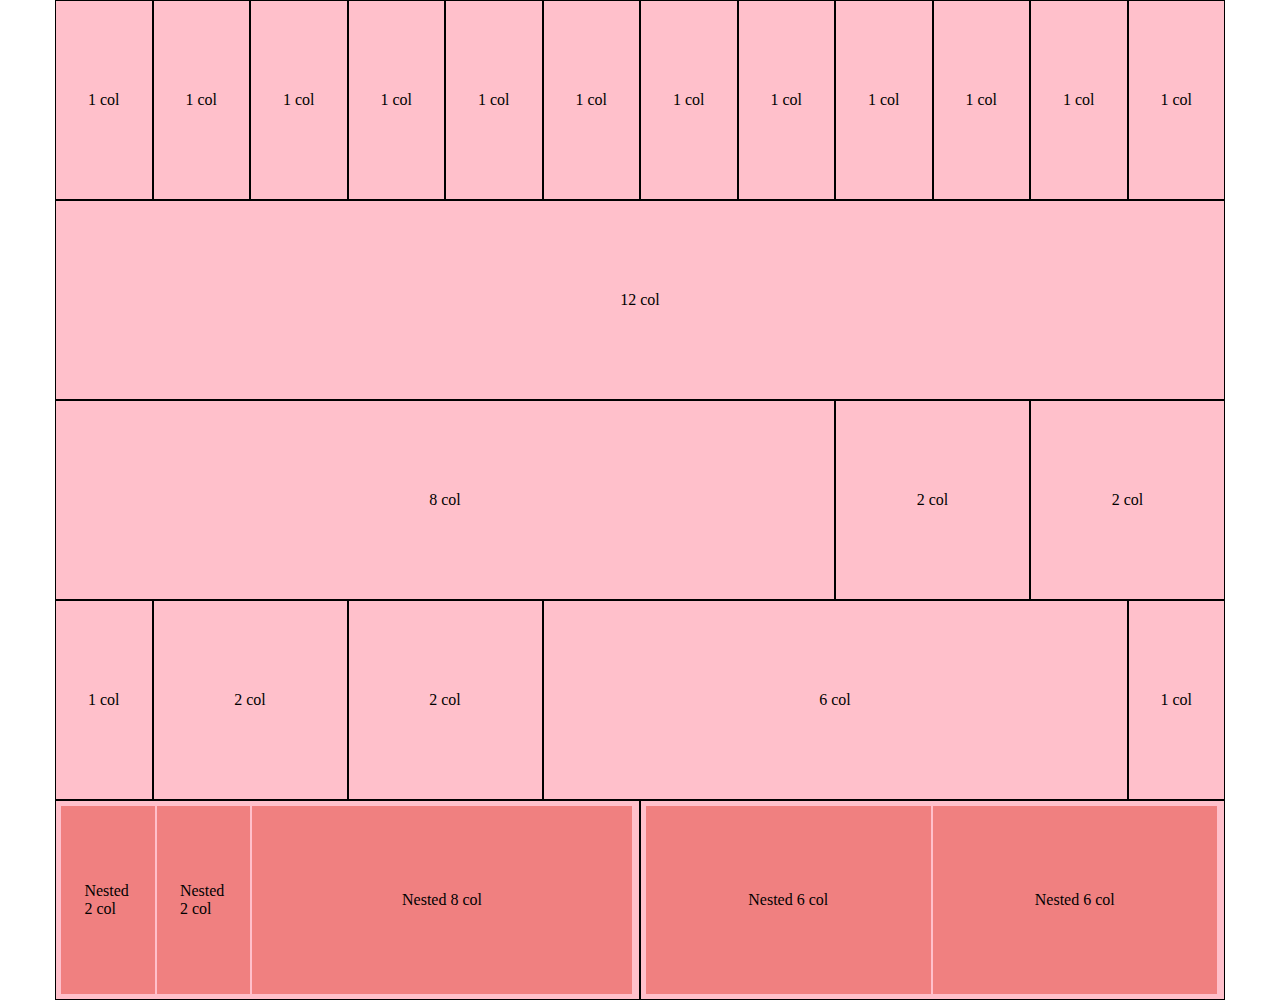
<file: index.html>
<!DOCTYPE html>
<html lang="en">
<head>
    <meta charset="UTF-8">
    <meta http-equiv="X-UA-Compatible" content="IE=edge">
    <meta name="viewport" content="width=device-width, initial-scale=1.0">
    <!-- Title -->
    <title>12Bool</title>
    <link rel="stylesheet" href="css/12bool.css">
    <!-- <link rel="stylesheet" href="css/style.css"> -->
</head>
<!-- BODY -->
<body>
    <!-- HEADER -->
    <header class="debug">
        <div class="container">
            <div class="col-1">
                <span>1 col</span>
            </div>
            <div class="col-1">
                <span>1 col</span>
            </div>
            <div class="col-1">
                <span>1 col</span>
            </div>
            <div class="col-1">
                <span>1 col</span>
            </div>
            <div class="col-1">
                <span>1 col</span>
            </div>
            <div class="col-1">
                <span>1 col</span>
            </div>
            <div class="col-1">
                <span>1 col</span>
            </div>
            <div class="col-1">
                <span>1 col</span>
            </div>
            <div class="col-1">
                <span>1 col</span>
            </div>
            <div class="col-1">
                <span>1 col</span>
            </div>
            <div class="col-1">
                <span>1 col</span>
            </div>
            <div class="col-1">
                <span>1 col</span>
            </div>
        </div>
    </header>
    <!-- HEADER END-->

    <!-- MAIN -->
    <main>
        <!-- Section Top -->
        <section class="debug">
            <div class="container">
                <div class="col-12">
                    <span>12 col</span>
                </div>
            </div>
        </section>
        <!-- Section Top End-->

        <!-- Section Middle -->
        <section class="debug">
            <div class="container">
                <div class="col-8">
                    <span>8 col</span>
                </div>
                <div class="col-2">
                    <span>2 col</span>
                </div>
                <div class="col-2">
                    <span>2 col</span>
                </div>
            </div>
        </section>
        <!-- Section Middle End-->

        <!-- Section Bottom -->
        <section class="debug">
            <div class="container">
                <div class="col-1">
                    <span>1 col</span>
                </div>
                <div class="col-2">
                    <span>2 col</span>
                </div>
                <div class="col-2">
                    <span>2 col</span>
                </div>
                <div class="col-6">
                    <span>6 col</span>
                </div>
                <div class="col-1">
                    <span>1 col</span>
                </div>
            </div>
        </section>
        <!-- Section Bottom End-->
    </main>
    <!-- MAIN END-->

    <!-- FOOTER -->
    <footer class="debug">
        <div class="container">
            <div class="col-6"> 
                <div class="container">
                    <div class="col-2">
                        <span>Nested 2 col</span>
                    </div>
                    <div class="col-2">
                        <span>Nested 2 col</span>
                    </div>
                    <div class="col-8">
                        <span>Nested 8 col</span>
                    </div>
                </div>
            </div>

            <div class="col-6"> 
                <div class="container">
                    <div class="col-6">
                        <span>Nested 6 col</span>
                    </div>
                    <div class="col-6">
                        <span>Nested 6 col</span>
                    </div>
                </div>
            </div>
        </div>

    </footer>
    <!-- FOOTER END-->
</body>
<!-- BODY END-->
</html>
</file>
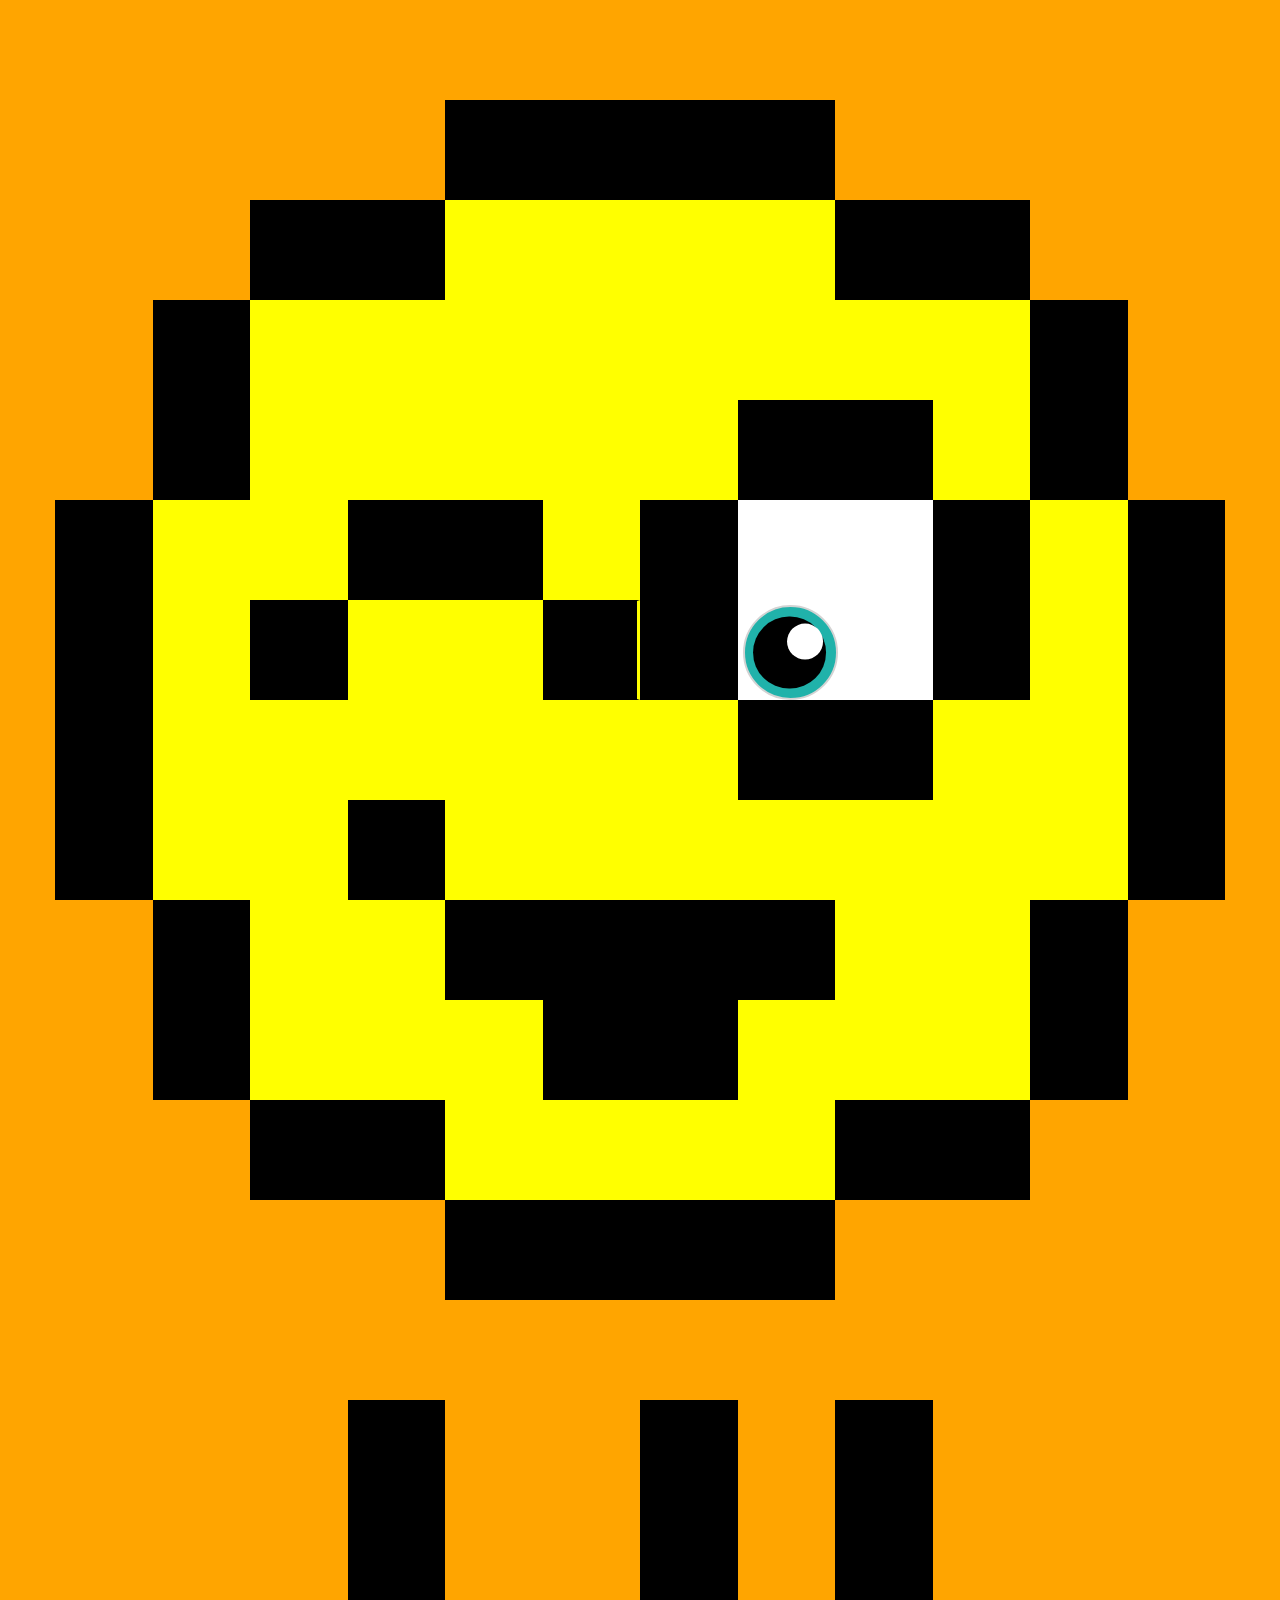
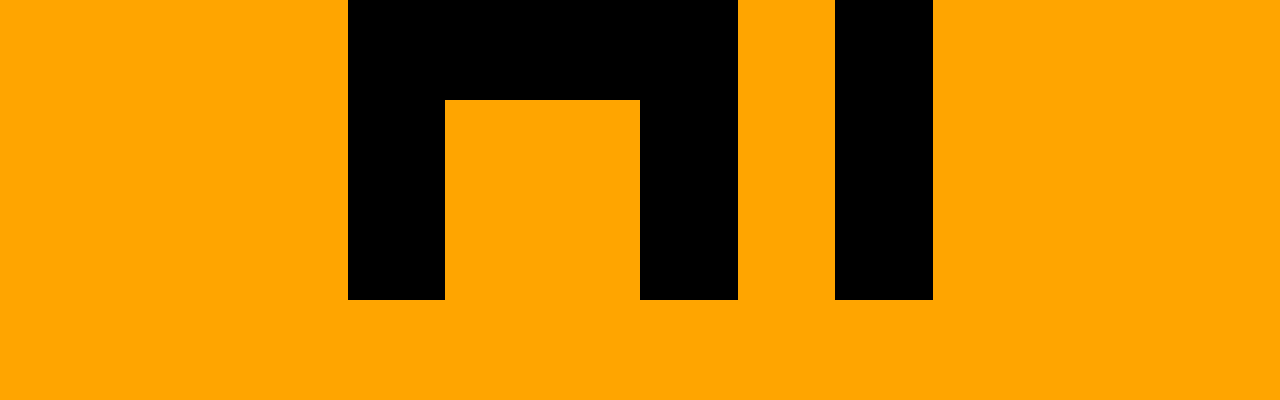
<file: Pixel Art/index.html>
<!DOCTYPE html>
<html lang="en">
<head>
    <meta charset="UTF-8">
    <meta http-equiv="X-UA-Compatible" content="IE=edge">
    <meta name="viewport" content="width=device-width, initial-scale=1.0">

    <title>Pixel Art</title>
    <link rel="stylesheet" href="../css/12bool.css">
    <link rel="stylesheet" href="css/style.css">
</head>

<body class="debug">
    <!-- testa -->
    <div class="container space"> 
        <div class="col-4 bg-orange"></div>
        <div class="col-4 bg-black"></div>
        <div class="col-4 bg-orange"></div>
    </div>
    <!-- Fronte -->
    <div class="container"> 
        <div class="col-2 bg-orange"></div>
        <div class="col-2 bg-black"></div>
        <div class="col-4 bg-yellow"></div>
        <div class="col-2 bg-black"></div>
        <div class="col-2 bg-orange"></div>
    </div>

    <div class="container"> 
        <div class="col-1 bg-orange"></div>
        <div class="col-1 bg-black"></div>
        <div class="col-8 bg-yellow"></div>
        <div class="col-1 bg-black"></div>
        <div class="col-1 bg-orange"></div>
    </div>

    <div class="container"> 
        <div class="col-1 bg-orange"></div>
        <div class="col-1 bg-black"></div>
        <div class="col-5 bg-yellow"></div>
        <div class="col-2 bg-black"></div>
        <div class="col-1 bg-yellow"></div>
        <div class="col-1 bg-black"></div>
        <div class="col-1 bg-orange"></div>
    </div>
    <!-- Center -->
    <div class="container"> 
        <div class="col-1 bg-black"></div>
        <div class="col-2 bg-yellow"></div>
        <div class="col-2 bg-black"></div>
        <div class="col-1 bg-yellow"></div>
        <div class="col-1 bg-black"></div>
        <div class="col-2 bg-white"></div>
        <div class="col-1 bg-black"></div>
        <div class="col-1 bg-yellow"></div>
        <div class="col-1 bg-black"></div>
    </div>
    <div class="container"> 
        <div class="col-1 bg-black"></div>
        <div class="col-1 bg-yellow"></div>
        <div class="col-1 bg-black"></div>
        <div class="col-2 bg-yellow"></div>
        <div class="col-1 bg-black border"></div>
        <div class="col-1 bg-black"></div>
        <div class="col-2 bg-white">
            <div class="circle bottom">
                <div class="circle middle">
                    <div class="circle top"></div>
                </div>
            </div>
        </div>
        <div class="col-1 bg-black"></div>
        <div class="col-1 bg-yellow"></div>
        <div class="col-1 bg-black"></div>
    </div>
    <div class="container"> 
        <div class="col-1 bg-black"></div>
        <div class="col-2 bg-yellow"></div>
        <div class="col-4 bg-yellow"></div>
        <div class="col-2 bg-black"></div>
        <div class="col-2 bg-yellow"></div>
        <div class="col-1 bg-black"></div>
    </div>
    <div class="container"> 
        <div class="col-1 bg-black"></div>
        <div class="col-2 bg-yellow"></div>
        <div class="col-1 bg-black"></div>
        <div class="col-7 bg-yellow"></div>
        <div class="col-1 bg-black"></div>
    </div>
    <!-- center end -->

    <div class="container"> 
        <div class="col-1 bg-orange"></div>
        <div class="col-1 bg-black"></div>
        <div class="col-2 bg-yellow"></div>
        <div class="col-4 bg-black"></div>
        <div class="col-2 bg-yellow"></div>
        <div class="col-1 bg-black"></div>
        <div class="col-1 bg-orange"></div>
    </div>

    <div class="container"> 
        <div class="col-1 bg-orange"></div>
        <div class="col-1 bg-black"></div>
        <div class="col-3 bg-yellow"></div>
        <div class="col-2 bg-black"></div>
        <div class="col-3 bg-yellow"></div>
        <div class="col-1 bg-black"></div>
        <div class="col-1 bg-orange"></div>
    </div>

    <div class="container"> 
        <div class="col-2 bg-orange"></div>
        <div class="col-2 bg-black"></div>
        <div class="col-4 bg-yellow"></div>
        <div class="col-2 bg-black"></div>
        <div class="col-2 bg-orange"></div>
    </div>

    <div class="container"> 
        <div class="col-4 bg-orange"></div>
        <div class="col-4 bg-black"></div>
        <div class="col-4 bg-orange"></div>
    </div>

    <!-- Text -->
    <div class="container space">
        <div class="col-3 bg-orange"></div>
        <div class="col-1 bg-black"></div>
        <div class="col-2 bg-orange"></div>
        <div class="col-1 bg-black"></div>
        <div class="col-1 bg-orange"></div>
        <div class="col-1 bg-black"></div>
        <div class="col-3 bg-orange"></div>
    </div>

    <div class="container">
        <div class="col-3 bg-orange"></div>
        <div class="col-1 bg-black"></div>
        <div class="col-2 bg-orange"></div>
        <div class="col-1 bg-black"></div>
        <div class="col-1 bg-orange"></div>
        <div class="col-1 bg-black"></div>
        <div class="col-3 bg-orange"></div>
    </div>

    <div class="container">
        <div class="col-3 bg-orange"></div>
        <div class="col-4 bg-black"></div>
        <div class="col-1 bg-orange"></div>
        <div class="col-1 bg-black"></div>
        <div class="col-3 bg-orange"></div>
    </div>

    <div class="container">
        <div class="col-3 bg-orange"></div>
        <div class="col-1 bg-black"></div>
        <div class="col-2 bg-orange"></div>
        <div class="col-1 bg-black"></div>
        <div class="col-1 bg-orange"></div>
        <div class="col-1 bg-black"></div>
        <div class="col-3 bg-orange"></div>
    </div>

    <div class="container space-bot">
        <div class="col-3 bg-orange"></div>
        <div class="col-1 bg-black"></div>
        <div class="col-2 bg-orange"></div>
        <div class="col-1 bg-black"></div>
        <div class="col-1 bg-orange"></div>
        <div class="col-1 bg-black"></div>
        <div class="col-3 bg-orange"></div>
    </div>
</body>
</html>
</file>
<file: css/12bool.css>
/* DEBUG */
.debug .container{
    height: 200px;
}
.debug [class*="col-"] {
    background-color: pink;
    border: 1px solid black;
    height: 100%;
    padding: 5px;
    position: relative;
}
.debug .container > [class*="col-"] .container {
    height: 100%;
    
}
.debug .container > [class*="col-"] .container > [class*="col-"] {
    background-color: lightcoral;
    height: 100%;
    border: none;
    border-right: 2px solid pink;
}    
.debug [class*="col-"] span {
    position: absolute;
    top: 50%;
    left: 50%;
    transform: translate(-50%, -50%);
}
/* FRAMEWORK */
/* Reset */
*{
    margin: 0;
    padding: 0;
    box-sizing: border-box;
}

/* Container */
.container{
    max-width: 1170px;
    margin: 0 auto;
}
.container::after{
    content: "";
    display: table;
    clear: both;
}
/* Common */
[class*="col-"] {
    float: left;
}

/* Columns */
.col-1{
    width: calc( ( 100% / 12 ) * 1 );
}
.col-2{
    width: calc( ( 100% / 12 ) * 2 );
}
.col-3{
    width: calc( ( 100% / 12 ) * 3 );
}
.col-4{
    width: calc( ( 100% / 12 ) * 4 );
}
.col-5{
    width: calc( ( 100% / 12 ) * 5 );
}
.col-6{
    width: calc( ( 100% / 12 ) * 6 );
}
.col-7{
    width: calc( ( 100% / 12 ) * 7 );
}
.col-8{
    width: calc( ( 100% / 12 ) * 8 );
}
.col-9{
    width: calc( ( 100% / 12 ) * 9 );
}
.col-10{
    width: calc( ( 100% / 12 ) * 10 );
}
.col-11{
    width: calc( ( 100% / 12 ) * 11 );
}
.col-12{
    width: calc( ( 100% / 12 ) * 12 );
}

/* Offset */
.col-offset-1{
    margin-left: calc( ( 100% / 12 ) * 1 );
}
.col-offset-2{
    margin-left: calc( ( 100% / 12 ) * 2 );
}
.col-offset-3{
    margin-left: calc( ( 100% / 12 ) * 3 );
}
.col-offset-4{
    margin-left: calc( ( 100% / 12 ) * 4 );
}
.col-offset-5{
    margin-left: calc( ( 100% / 12 ) * 5 );
}
.col-offset-6{
    margin-left: calc( ( 100% / 12 ) * 6 );
}
.col-offset-7{
    margin-left: calc( ( 100% / 12 ) * 7 );
}
.col-offset-8{
    margin-left: calc( ( 100% / 12 ) * 8 );
}
.col-offset-9{
    margin-left: calc( ( 100% / 12 ) * 9 );
}
.col-offset-10{
    margin-left: calc( ( 100% / 12 ) * 10 );
}
.col-offset-11{
    margin-left: calc( ( 100% / 12 ) * 11 );
}
</file>
<file: Pixel Art/css/style.css>
body{
    background-color: orange;
}
.debug .container{
    height: 100px;
}
.container .bg-black{
    background-color: black;
}
.container .bg-white{
    background-color: white;
    border: white;
}
.container .bg-orange{
    background-color: orange;
    border: orange;
}
.container .bg-yellow{
    background-color: yellow;
    border: yellow;
}
.container .border{
    border-right:3px solid yellow;
}

/* Eye */
.circle{
    width:95px;
    height:95px;
    border-radius: 50%;
}
.bottom{
    background-color: lightseagreen;
    border: 2px solid lightgray;
    position: relative;
}
.middle{
    text-align: center;
    background-color: black;
    width:80%;
    height: 80%;
    position: absolute;
    top: 50%;
    left: 57%;
    transform: translate(-59%, -50%);
}
.top{
    background-color: white;
    width: 50%;
    height: 50%;
    position: absolute;
    top: 10%;
    left: 46%;
}
.space{
    margin-top:100px;
}
.space-bot{
    margin-bottom:100px;
}
</file>
